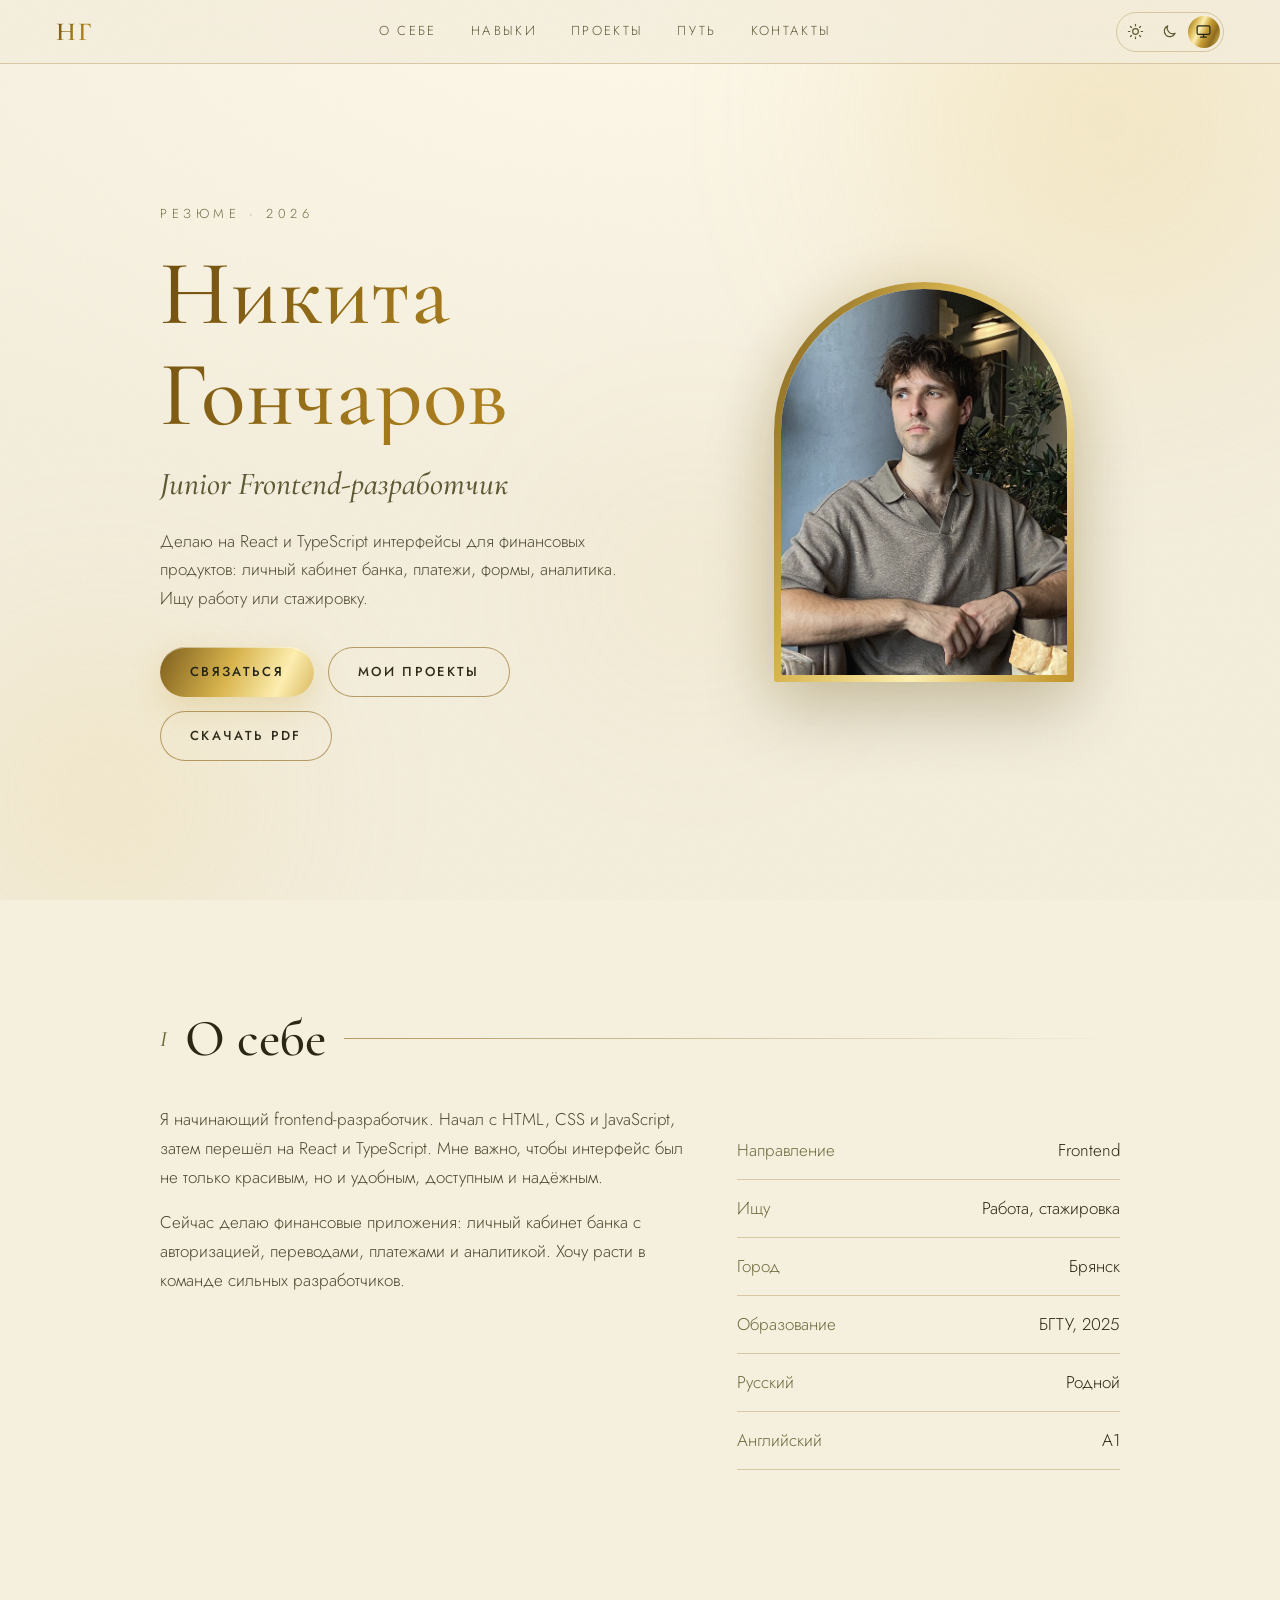
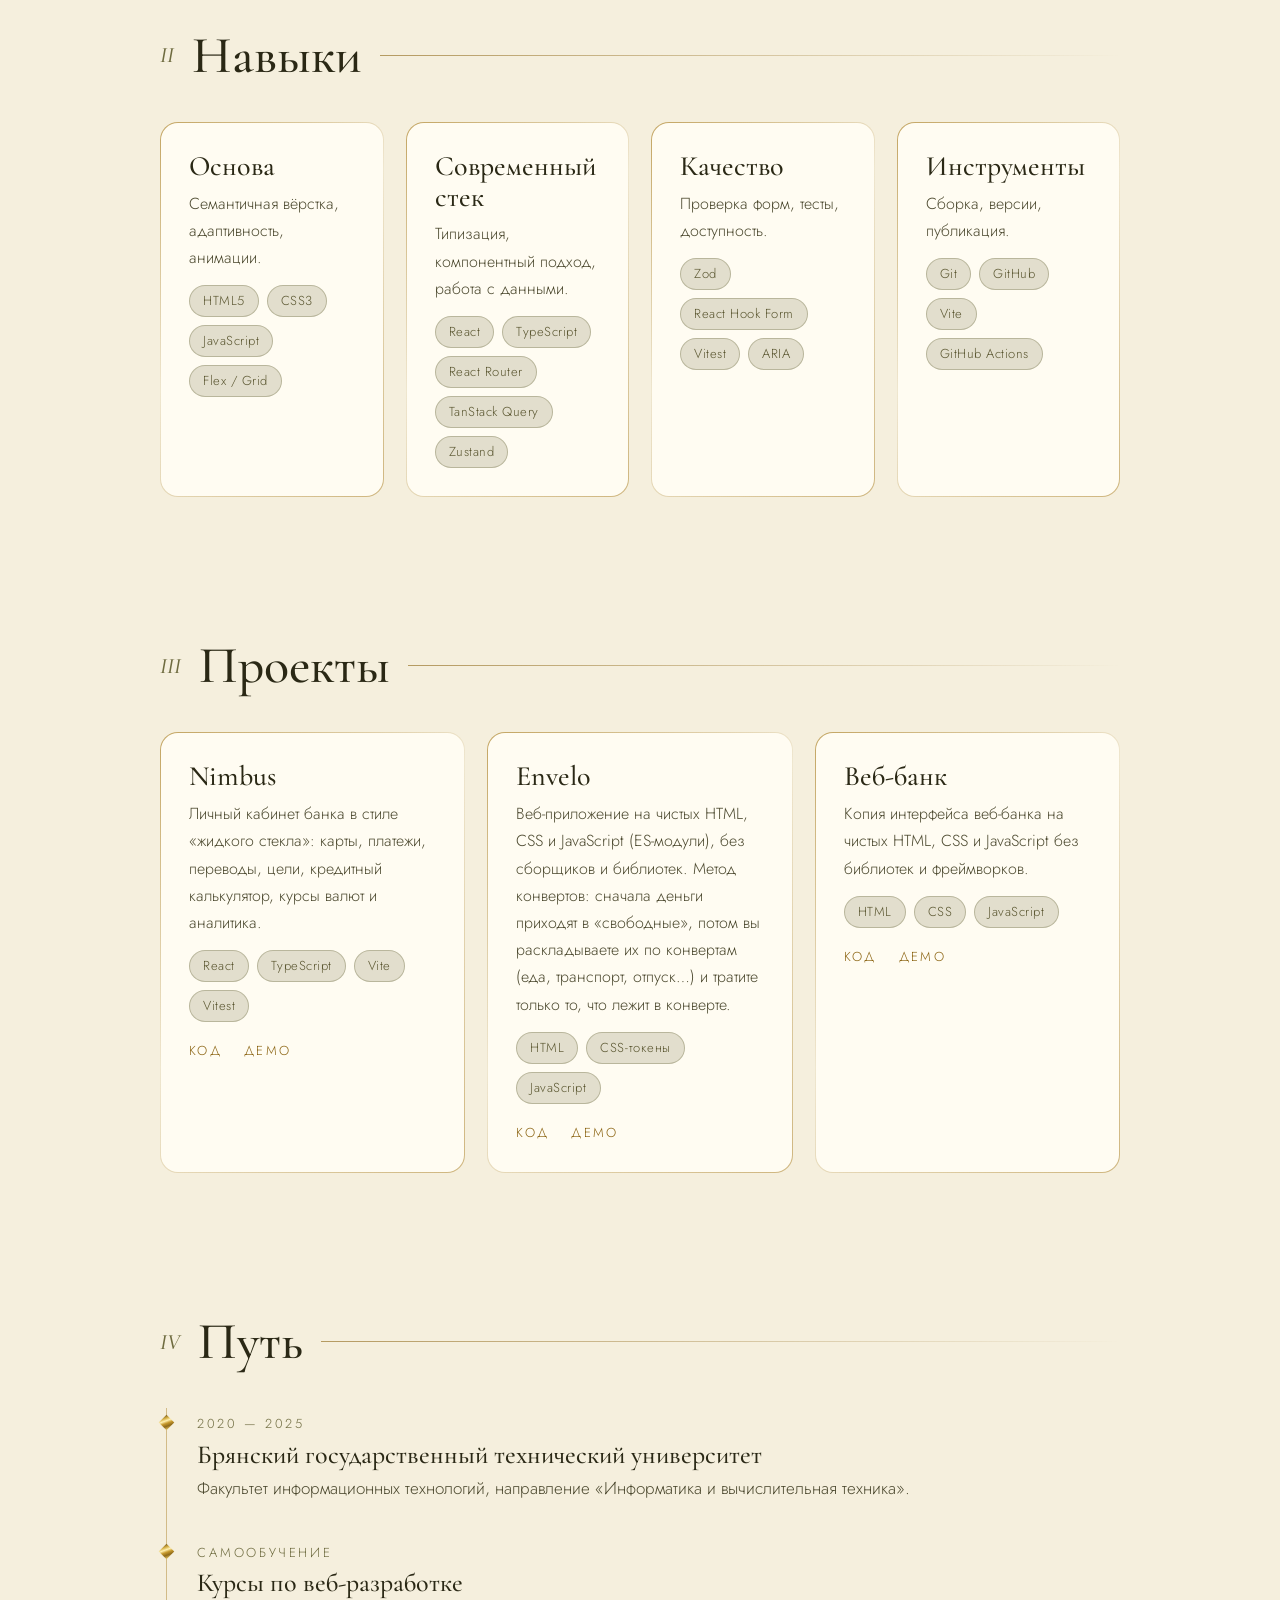
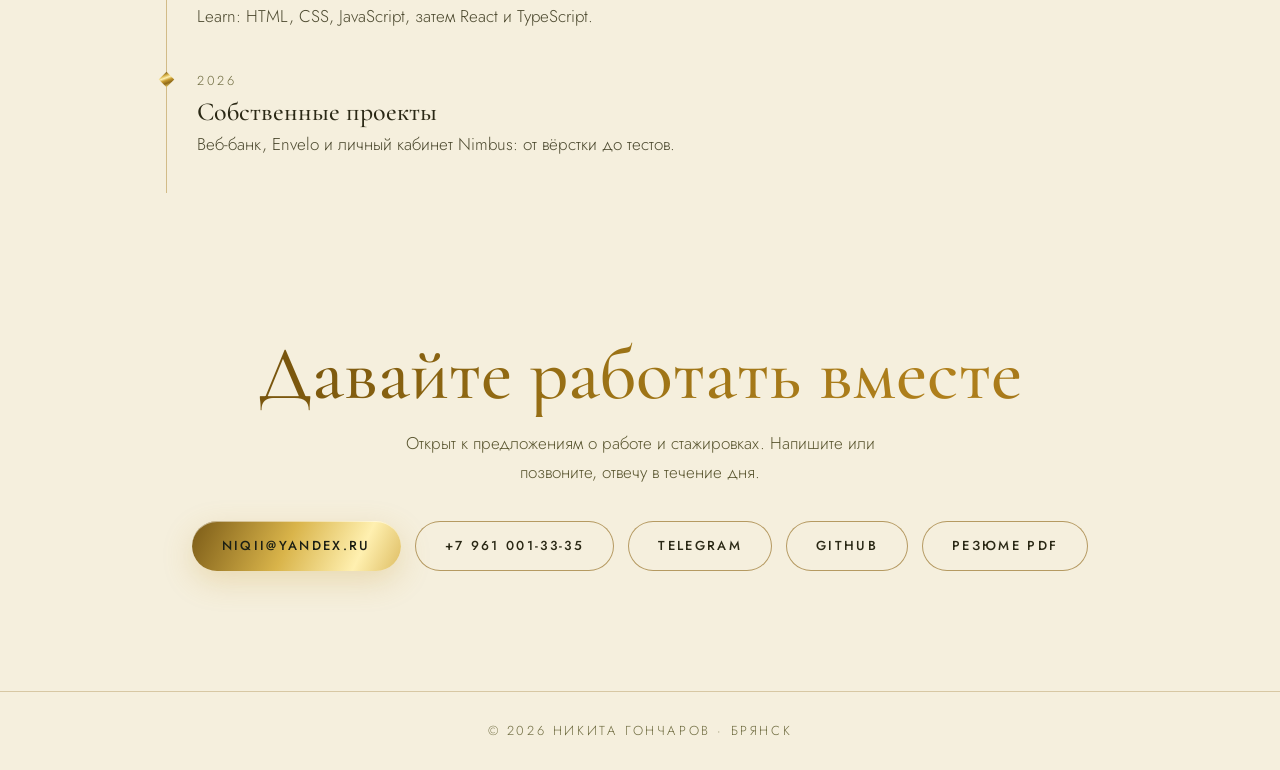
<file: index.html>
<!DOCTYPE html>
<html lang="ru">
<head>
  <meta charset="utf-8">
  <meta name="viewport" content="width=device-width, initial-scale=1">
  <title>Никита Гончаров — Junior Frontend-разработчик (React, TypeScript)</title>
  <meta name="description" content="Никита Гончаров, junior frontend-разработчик из Брянска. React, TypeScript, HTML, CSS. Проекты, навыки, образование, контакты. Ищу работу или стажировку.">
  <link rel="canonical" href="https://ananasikni.github.io/resume/">
  <meta name="theme-color" content="#1c1f14">

  <meta property="og:type" content="profile">
  <meta property="og:locale" content="ru_RU">
  <meta property="og:title" content="Никита Гончаров — Junior Frontend-разработчик">
  <meta property="og:description" content="React, TypeScript, чистая вёрстка. Личный кабинет банка и другие финансовые приложения. Ищу работу или стажировку.">
  <meta property="og:url" content="https://ananasikni.github.io/resume/">
  <meta property="og:image" content="https://ananasikni.github.io/resume/images/og.jpg">
  <meta name="twitter:card" content="summary_large_image">

  <script type="application/ld+json">
    {
      "@context": "https://schema.org",
      "@type": "Person",
      "name": "Никита Гончаров",
      "jobTitle": "Junior Frontend-разработчик",
      "url": "https://ananasikni.github.io/resume/",
      "image": "https://ananasikni.github.io/resume/images/photo.jpg",
      "email": "mailto:NiQii@yandex.ru",
      "telephone": "+79610013335",
      "address": { "@type": "PostalAddress", "addressLocality": "Брянск", "addressCountry": "RU" },
      "alumniOf": "Брянский государственный технический университет",
      "knowsAbout": ["React", "TypeScript", "JavaScript", "HTML", "CSS", "TanStack Query", "Zustand", "Vitest"],
      "sameAs": ["https://github.com/AnaNaSiKni", "https://t.me/ananasik_NG"]
    }
  </script>

  <script>
    // тема из localStorage, чтобы страница не мигала при загрузке
    try {
      var theme = localStorage.getItem('theme');
      if (theme === 'light' || theme === 'dark') document.documentElement.dataset.theme = theme;
    } catch (e) {}
  </script>

  <link rel="preconnect" href="https://fonts.googleapis.com">
  <link rel="preconnect" href="https://fonts.gstatic.com" crossorigin>
  <link href="https://fonts.googleapis.com/css2?family=Cormorant+Garamond:ital,wght@0,500;0,600;1,500&family=Jost:wght@300;400;500&display=swap" rel="stylesheet">

  <link rel="stylesheet" href="css/variables.css">
  <link rel="stylesheet" href="css/base.css">
  <link rel="stylesheet" href="css/background.css">
  <link rel="stylesheet" href="css/layout.css">
  <link rel="stylesheet" href="css/components.css">
  <link rel="stylesheet" href="css/animations.css">
  <link rel="stylesheet" href="css/responsive.css">
</head>

<body>
  <a class="skip-link" href="#main">Перейти к содержимому</a>

  <div class="liquid-bg" aria-hidden="true">
    <span class="liquid-bg__blob"></span>
    <span class="liquid-bg__blob"></span>
    <span class="liquid-bg__blob"></span>
  </div>

  <!-- ===== Навигация ===== -->
  <nav class="site-nav" aria-label="Основная навигация">
    <a class="site-nav__brand gold-text" href="#top" aria-label="Никита Гончаров, наверх">НГ</a>
    <ul class="site-nav__list">
      <li><a href="#about">О себе</a></li>
      <li><a href="#skills">Навыки</a></li>
      <li><a href="#projects">Проекты</a></li>
      <li><a href="#path">Путь</a></li>
      <li><a href="#contacts">Контакты</a></li>
    </ul>
    <div class="theme-switch" role="group" aria-label="Тема оформления">
      <button type="button" class="theme-switch__btn" data-theme-choice="light" aria-pressed="false" aria-label="Светлая тема" title="Светлая тема">
        <svg viewBox="0 0 24 24" aria-hidden="true"><circle cx="12" cy="12" r="4"/><path d="M12 2v2M12 20v2M4.9 4.9l1.4 1.4M17.7 17.7l1.4 1.4M2 12h2M20 12h2M4.9 19.1l1.4-1.4M17.7 6.3l1.4-1.4"/></svg>
      </button>
      <button type="button" class="theme-switch__btn" data-theme-choice="dark" aria-pressed="false" aria-label="Тёмная тема" title="Тёмная тема">
        <svg viewBox="0 0 24 24" aria-hidden="true"><path d="M20 14.5A8 8 0 0 1 9.5 4a8 8 0 1 0 10.5 10.5z"/></svg>
      </button>
      <button type="button" class="theme-switch__btn" data-theme-choice="system" aria-pressed="false" aria-label="Как в системе" title="Как в системе">
        <svg viewBox="0 0 24 24" aria-hidden="true"><rect x="3" y="4" width="18" height="12" rx="2"/><path d="M8 20h8M12 16v4"/></svg>
      </button>
    </div>
  </nav>

  <!-- ===== Главный экран ===== -->
  <header class="hero" id="top">
    <div class="page hero__inner">
      <div class="hero__content">
        <p class="hero__eyebrow">Резюме · 2026</p>
        <h1 class="hero__title gold-text">Никита<br>Гончаров</h1>
        <p class="hero__role">Junior Frontend-разработчик</p>
        <p class="hero__lead">
          Делаю на React и TypeScript интерфейсы для финансовых продуктов:
          личный кабинет банка, платежи, формы, аналитика. Ищу работу или стажировку.
        </p>
        <div class="hero__actions">
          <a class="btn btn--solid" href="#contacts">Связаться</a>
          <a class="btn btn--outline" href="#projects">Мои проекты</a>
          <a class="btn btn--outline" href="cv/Nikita-Goncharov-CV.pdf" download>Скачать PDF</a>
        </div>
      </div>

      <!-- Фото -->
      <figure class="portrait">
        <div class="portrait__inner">
          <span class="portrait__initials gold-text" aria-hidden="true">НГ</span>
          <img class="portrait__photo" src="images/photo.jpg" alt="Никита Гончаров">
        </div>
      </figure>
    </div>
  </header>

  <main class="page" id="main">

    <!-- ===== О себе ===== -->
    <section class="section reveal" id="about" aria-labelledby="about-title">
      <header class="section__header">
        <span class="section__number" aria-hidden="true">I</span>
        <h2 class="section__title" id="about-title">О себе</h2>
      </header>

      <div class="about">
        <div class="about__text">
          <p>
            Я начинающий frontend-разработчик. Начал с HTML, CSS и JavaScript,
            затем перешёл на React и TypeScript. Мне важно, чтобы интерфейс был
            не только красивым, но и удобным, доступным и надёжным.
          </p>
          <p>
            Сейчас делаю финансовые приложения: личный кабинет банка с авторизацией,
            переводами, платежами и аналитикой. Хочу расти в команде сильных разработчиков.
          </p>
        </div>

        <dl class="facts">
          <div class="facts__row"><dt>Направление</dt><dd>Frontend</dd></div>
          <div class="facts__row"><dt>Ищу</dt><dd>Работа, стажировка</dd></div>
          <div class="facts__row"><dt>Город</dt><dd>Брянск</dd></div>
          <div class="facts__row"><dt>Образование</dt><dd>БГТУ, 2025</dd></div>
          <div class="facts__row"><dt>Русский</dt><dd>Родной</dd></div>
          <div class="facts__row"><dt>Английский</dt><dd>A1</dd></div>
        </dl>
      </div>
    </section>

    <!-- ===== Навыки ===== -->
    <section class="section reveal" id="skills" aria-labelledby="skills-title">
      <header class="section__header">
        <span class="section__number" aria-hidden="true">II</span>
        <h2 class="section__title" id="skills-title">Навыки</h2>
      </header>

      <ul class="card-grid card-grid--four">
        <li>
          <article class="card">
            <h3 class="card__title">Основа</h3>
            <p class="card__text">Семантичная вёрстка, адаптивность, анимации.</p>
            <ul class="tag-list">
              <li class="tag-list__item">HTML5</li>
              <li class="tag-list__item">CSS3</li>
              <li class="tag-list__item">JavaScript</li>
              <li class="tag-list__item">Flex / Grid</li>
            </ul>
          </article>
        </li>
        <li>
          <article class="card">
            <h3 class="card__title">Современный стек</h3>
            <p class="card__text">Типизация, компонентный подход, работа с данными.</p>
            <ul class="tag-list">
              <li class="tag-list__item">React</li>
              <li class="tag-list__item">TypeScript</li>
              <li class="tag-list__item">React Router</li>
              <li class="tag-list__item">TanStack Query</li>
              <li class="tag-list__item">Zustand</li>
            </ul>
          </article>
        </li>
        <li>
          <article class="card">
            <h3 class="card__title">Качество</h3>
            <p class="card__text">Проверка форм, тесты, доступность.</p>
            <ul class="tag-list">
              <li class="tag-list__item">Zod</li>
              <li class="tag-list__item">React Hook Form</li>
              <li class="tag-list__item">Vitest</li>
              <li class="tag-list__item">ARIA</li>
            </ul>
          </article>
        </li>
        <li>
          <article class="card">
            <h3 class="card__title">Инструменты</h3>
            <p class="card__text">Сборка, версии, публикация.</p>
            <ul class="tag-list">
              <li class="tag-list__item">Git</li>
              <li class="tag-list__item">GitHub</li>
              <li class="tag-list__item">Vite</li>
              <li class="tag-list__item">GitHub Actions</li>
            </ul>
          </article>
        </li>
      </ul>
    </section>

    <!-- ===== Проекты ===== -->
    <section class="section reveal" id="projects" aria-labelledby="projects-title">
      <header class="section__header">
        <span class="section__number" aria-hidden="true">III</span>
        <h2 class="section__title" id="projects-title">Проекты</h2>
      </header>

      <ul class="card-grid">
        <li>
          <article class="card">
            <h3 class="card__title">Nimbus</h3>
            <p class="card__text">
              Личный кабинет банка в стиле «жидкого стекла»: карты, платежи, переводы,
              цели, кредитный калькулятор, курсы валют и аналитика.
            </p>
            <ul class="tag-list">
              <li class="tag-list__item">React</li>
              <li class="tag-list__item">TypeScript</li>
              <li class="tag-list__item">Vite</li>
              <li class="tag-list__item">Vitest</li>
            </ul>
            <div class="card__links">
              <a class="card__link" href="https://github.com/AnaNaSiKni/Nimbus">Код</a>
              <a class="card__link" href="https://ananasikni.github.io/Nimbus/#/login">Демо</a>
            </div>
          </article>
        </li>
        <li>
          <article class="card">
            <h3 class="card__title">Envelo</h3>
            <p class="card__text">
              Веб-приложение на чистых HTML, CSS и JavaScript (ES-модули), без сборщиков и библиотек.
              Метод конвертов: сначала деньги приходят в «свободные», потом вы раскладываете их по конвертам (еда, транспорт, отпуск…) и тратите только то, что лежит в конверте.
            </p>
            <ul class="tag-list">
              <li class="tag-list__item">HTML</li>
              <li class="tag-list__item">CSS-токены</li>
              <li class="tag-list__item">JavaScript</li>
            </ul>
            <div class="card__links">
              <a class="card__link" href="https://github.com/AnaNaSiKni/envelo">Код</a>
              <a class="card__link" href="https://ananasikni.github.io/envelo">Демо</a>
            </div>
          </article>
        </li>
        <li>
          <article class="card">
            <h3 class="card__title">Веб-банк</h3>
            <p class="card__text">
              Копия интерфейса веб-банка на чистых HTML, CSS и JavaScript
              без библиотек и фреймворков.
            </p>
            <ul class="tag-list">
              <li class="tag-list__item">HTML</li>
              <li class="tag-list__item">CSS</li>
              <li class="tag-list__item">JavaScript</li>
            </ul>
            <div class="card__links">
              <a class="card__link" href="https://github.com/AnaNaSiKni/n-bank">Код</a>
              <a class="card__link" href="https://ananasikni.github.io/n-bank/">Демо</a>
            </div>
          </article>
        </li>
      </ul>
    </section>

    <!-- ===== Образование и путь ===== -->
    <section class="section reveal" id="path" aria-labelledby="path-title">
      <header class="section__header">
        <span class="section__number" aria-hidden="true">IV</span>
        <h2 class="section__title" id="path-title">Путь</h2>
      </header>

      <ol class="timeline">
        <li class="timeline__item">
          <span class="timeline__date">2020 — 2025</span>
          <h3 class="timeline__title">Брянский государственный технический университет</h3>
          <p class="timeline__text">Факультет информационных технологий, направление «Информатика и вычислительная техника».</p>
        </li>
        <li class="timeline__item">
          <span class="timeline__date">Самообучение</span>
          <h3 class="timeline__title">Курсы по веб-разработке</h3>
          <p class="timeline__text">Learn: HTML, CSS, JavaScript, затем React и TypeScript.</p>
        </li>
        <li class="timeline__item">
          <time class="timeline__date" datetime="2026">2026</time>
          <h3 class="timeline__title">Собственные проекты</h3>
          <p class="timeline__text">Веб-банк, Envelo и личный кабинет Nimbus: от вёрстки до тестов.</p>
        </li>
      </ol>
    </section>

    <!-- ===== Контакты ===== -->
    <section class="section contacts reveal" id="contacts" aria-labelledby="contacts-title">
      <h2 class="contacts__title gold-text" id="contacts-title">Давайте работать вместе</h2>
      <p class="contacts__text">
        Открыт к предложениям о работе и стажировках. Напишите или позвоните, отвечу в течение дня.
      </p>

      <address class="contacts__list">
        <a class="btn btn--solid" href="mailto:NiQii@yandex.ru">NiQii@yandex.ru</a>
        <a class="btn btn--outline" href="tel:+79610013335">+7 961 001-33-35</a>
        <a class="btn btn--outline" href="https://t.me/ananasik_NG" target="_blank" rel="noopener">Telegram</a>
        <a class="btn btn--outline" href="https://github.com/AnaNaSiKni" target="_blank" rel="noopener">GitHub</a>
        <a class="btn btn--outline" href="cv/Nikita-Goncharov-CV.pdf" download>Резюме PDF</a>
      </address>
    </section>
  </main>

  <footer class="site-footer">
    <p>© 2026 Никита Гончаров · Брянск</p>
  </footer>

  <script src="js/theme.js"></script>
  <script src="js/main.js"></script>
</body>
</html>
</file>
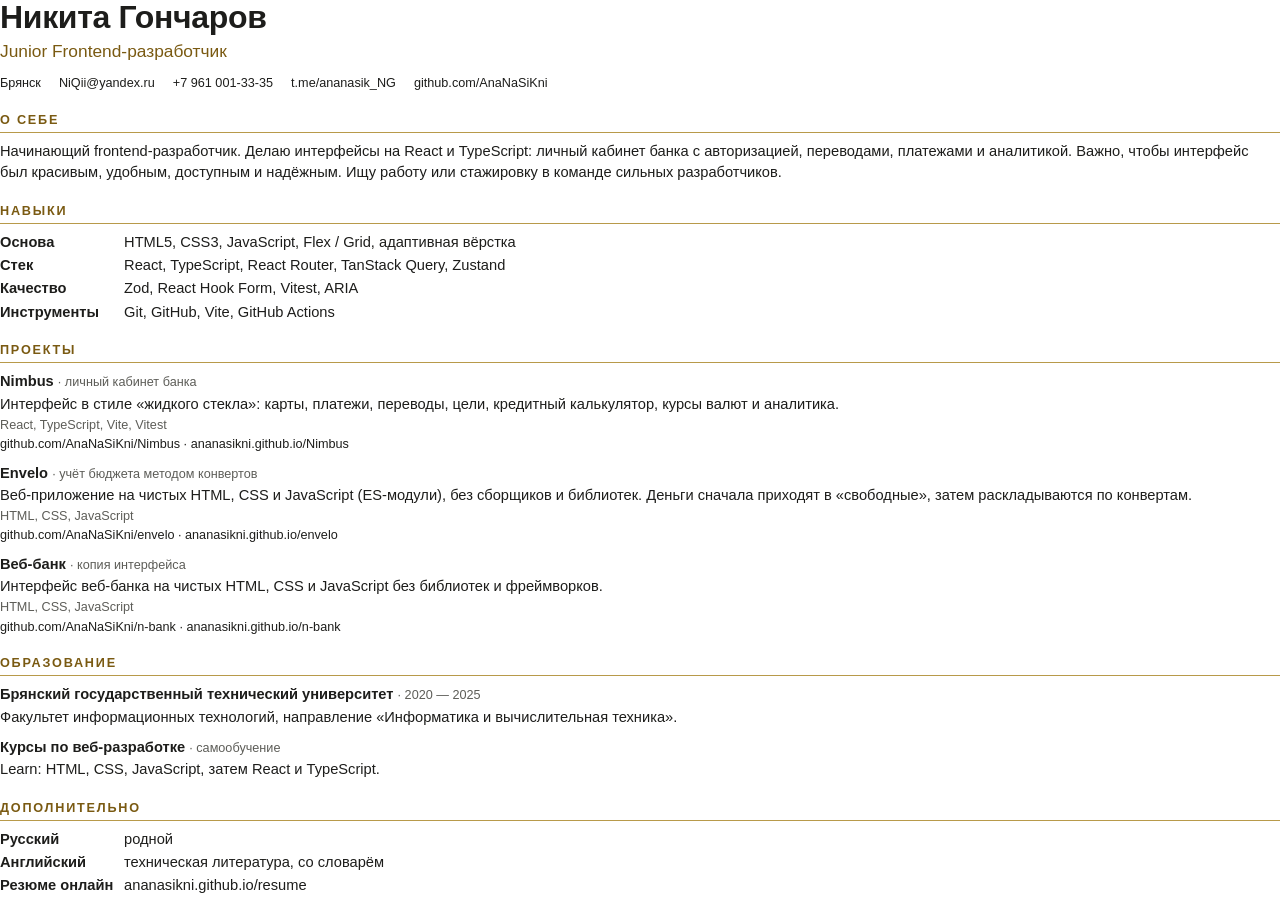
<file: cv/cv.html>
<!DOCTYPE html>
<html lang="ru">
<head>
  <meta charset="utf-8">
  <title>Никита Гончаров — Junior Frontend-разработчик</title>
  <style>
    @page { size: A4; margin: 16mm 17mm; }

    * { box-sizing: border-box; }

    body {
      margin: 0;
      color: #1d1d1b;
      font: 11pt/1.45 Carlito, Calibri, "Segoe UI", Arial, sans-serif;
    }

    h1, h2, h3, p, ul { margin: 0; }
    ul { padding: 0; list-style: none; }
    a { color: inherit; text-decoration: none; }

    h1 { font-size: 24pt; line-height: 1.1; letter-spacing: -0.01em; }
    .role { margin-top: 4px; color: #7a5a12; font-size: 13pt; font-weight: 500; }

    .contacts {
      display: flex;
      flex-wrap: wrap;
      gap: 2px 18px;
      margin-top: 10px;
      font-size: 9.5pt;
    }

    h2 {
      margin: 18px 0 8px;
      padding-bottom: 3px;
      border-bottom: 1px solid #b89a4a;
      color: #7a5a12;
      font-size: 9.5pt;
      letter-spacing: 0.14em;
      text-transform: uppercase;
    }

    .skills li { margin-bottom: 2px; }
    .skills b { display: inline-block; min-width: 120px; font-weight: 600; }

    .item { margin-bottom: 9px; break-inside: avoid; }
    .item h3 { font-size: 11pt; }
    .item h3 span { color: #5d5d58; font-size: 9.5pt; font-weight: 400; }
    .item p { margin-top: 1px; }
    .item .stack { color: #5d5d58; font-size: 9.5pt; }
    .item .links { margin-top: 1px; font-size: 9.5pt; }

    .facts li { margin-bottom: 2px; }
    .facts b { display: inline-block; min-width: 120px; font-weight: 600; }
  </style>
</head>
<body>
  <header>
    <h1>Никита Гончаров</h1>
    <p class="role">Junior Frontend-разработчик</p>
    <p class="contacts">
      <span>Брянск</span>
      <a href="mailto:NiQii@yandex.ru">NiQii@yandex.ru</a>
      <a href="tel:+79610013335">+7 961 001-33-35</a>
      <a href="https://t.me/ananasik_NG">t.me/ananasik_NG</a>
      <a href="https://github.com/AnaNaSiKni">github.com/AnaNaSiKni</a>
    </p>
  </header>

  <section>
    <h2>О себе</h2>
    <p>
      Начинающий frontend-разработчик. Делаю интерфейсы на React и TypeScript:
      личный кабинет банка с авторизацией, переводами, платежами и аналитикой.
      Важно, чтобы интерфейс был красивым, удобным, доступным и надёжным.
      Ищу работу или стажировку в команде сильных разработчиков.
    </p>
  </section>

  <section>
    <h2>Навыки</h2>
    <ul class="skills">
      <li><b>Основа</b> HTML5, CSS3, JavaScript, Flex / Grid, адаптивная вёрстка</li>
      <li><b>Стек</b> React, TypeScript, React Router, TanStack Query, Zustand</li>
      <li><b>Качество</b> Zod, React Hook Form, Vitest, ARIA</li>
      <li><b>Инструменты</b> Git, GitHub, Vite, GitHub Actions</li>
    </ul>
  </section>

  <section>
    <h2>Проекты</h2>

    <div class="item">
      <h3>Nimbus <span>· личный кабинет банка</span></h3>
      <p>
        Интерфейс в стиле «жидкого стекла»: карты, платежи, переводы, цели,
        кредитный калькулятор, курсы валют и аналитика.
      </p>
      <p class="stack">React, TypeScript, Vite, Vitest</p>
      <p class="links">
        <a href="https://github.com/AnaNaSiKni/Nimbus">github.com/AnaNaSiKni/Nimbus</a> ·
        <a href="https://ananasikni.github.io/Nimbus/#/login">ananasikni.github.io/Nimbus</a>
      </p>
    </div>

    <div class="item">
      <h3>Envelo <span>· учёт бюджета методом конвертов</span></h3>
      <p>
        Веб-приложение на чистых HTML, CSS и JavaScript (ES-модули), без сборщиков и библиотек.
        Деньги сначала приходят в «свободные», затем раскладываются по конвертам.
      </p>
      <p class="stack">HTML, CSS, JavaScript</p>
      <p class="links">
        <a href="https://github.com/AnaNaSiKni/envelo">github.com/AnaNaSiKni/envelo</a> ·
        <a href="https://ananasikni.github.io/envelo">ananasikni.github.io/envelo</a>
      </p>
    </div>

    <div class="item">
      <h3>Веб-банк <span>· копия интерфейса</span></h3>
      <p>Интерфейс веб-банка на чистых HTML, CSS и JavaScript без библиотек и фреймворков.</p>
      <p class="stack">HTML, CSS, JavaScript</p>
      <p class="links">
        <a href="https://github.com/AnaNaSiKni/n-bank">github.com/AnaNaSiKni/n-bank</a> ·
        <a href="https://ananasikni.github.io/n-bank/">ananasikni.github.io/n-bank</a>
      </p>
    </div>
  </section>

  <section>
    <h2>Образование</h2>
    <div class="item">
      <h3>Брянский государственный технический университет <span>· 2020 — 2025</span></h3>
      <p>Факультет информационных технологий, направление «Информатика и вычислительная техника».</p>
    </div>
    <div class="item">
      <h3>Курсы по веб-разработке <span>· самообучение</span></h3>
      <p>Learn: HTML, CSS, JavaScript, затем React и TypeScript.</p>
    </div>
  </section>

  <section>
    <h2>Дополнительно</h2>
    <ul class="facts">
      <li><b>Русский</b> родной</li>
      <li><b>Английский</b> техническая литература, со словарём</li>
      <li><b>Резюме онлайн</b> <a href="https://ananasikni.github.io/resume/">ananasikni.github.io/resume</a></li>
    </ul>
  </section>
</body>
</html>
</file>
<file: css/variables.css>
/* Все цвета, шрифты и размеры сайта в одном месте.
   Тема: без data-theme на <html> берётся из системы, light и dark включают вручную.
   Тёмные цвета записаны два раза (авто и ручной выбор), при правке меняйте оба блока. */

/* ---------- Общие значения (не зависят от темы) ---------- */
:root {
  --color-gold: #e3bd55;
  --color-on-gold: #1c1f14;

  /* Золотой градиент: кнопки, рамка фото, ромбы таймлайна */
  --gradient-gold: linear-gradient(
    115deg,
    #7b5b17 0%, #d9b44a 22%, #fff0b0 38%, #c79a2e 55%, #8f6a1a 75%, #e8c968 100%
  );

  /* Шрифты */
  --font-serif: "Cormorant Garamond", Georgia, "Times New Roman", serif;
  --font-sans: "Jost", system-ui, -apple-system, "Segoe UI", sans-serif;

  /* Размеры */
  --page-width: 1040px;
  --page-padding: clamp(18px, 5vw, 40px);
  --nav-height: 64px;
  --radius-card: 18px;
  --radius-pill: 999px;
}

/* ---------- Светлая тема (по умолчанию) ---------- */
:root {
  color-scheme: light dark;

  --color-bg: #f5efdd;
  --color-bg-glow: #fffaea;
  --color-surface: #fffcf2;
  --color-surface-light: #efe7cc;
  --color-khaki: #6e6b3f;
  --color-sand: #5a5630;
  --color-text: #2a2815;
  --color-text-soft: #4d4a30;

  --color-accent: #8a620f;
  --color-gold-bright: #6b4a08;
  --color-link-hover: #5a3d04;
  --color-gold-line: rgba(138, 98, 15, 0.28);
  --color-gold-border: rgba(138, 98, 15, 0.6);

  --gold-rgb: 168, 124, 31;
  --khaki-rgb: 110, 107, 63;
  --nav-bg: rgba(245, 239, 221, 0.78);
  --shadow-portrait: rgba(70, 55, 10, 0.22);
  --shadow-card: rgba(70, 55, 10, 0.18);

  /* Для текста: темнее, чтобы читалось на светлом фоне */
  --gradient-gold-text: linear-gradient(
    115deg,
    #6b4a0a 0%, #9c7316 22%, #b0801c 38%, #7d5810 55%, #5c4008 75%, #a67c1f 100%
  );
}

/* ---------- Тёмная тема: авто ---------- */
@media (prefers-color-scheme: dark) {
  :root:not([data-theme="light"]) {
    --color-bg: #1c1f14;
    --color-bg-glow: #2c3120;
    --color-surface: #262a1b;
    --color-surface-light: #353a25;
    --color-khaki: #8d8a5a;
    --color-sand: #d8cfae;
    --color-text: #f2ebd8;
    --color-text-soft: #cfc7ab;

    --color-accent: #e3bd55;
    --color-gold-bright: #f3d57a;
    --color-link-hover: #fff0b0;
    --color-gold-line: rgba(217, 180, 74, 0.25);
    --color-gold-border: rgba(217, 180, 74, 0.6);

    --gold-rgb: 217, 180, 74;
    --khaki-rgb: 141, 138, 90;
    --nav-bg: rgba(28, 31, 20, 0.72);
    --shadow-portrait: rgba(0, 0, 0, 0.5);
    --shadow-card: rgba(0, 0, 0, 0.4);

    --gradient-gold-text: var(--gradient-gold);
  }
}

/* ---------- Тёмная тема: вручную ---------- */
:root[data-theme="dark"] {
  color-scheme: dark;

  --color-bg: #1c1f14;
  --color-bg-glow: #2c3120;
  --color-surface: #262a1b;
  --color-surface-light: #353a25;
  --color-khaki: #8d8a5a;
  --color-sand: #d8cfae;
  --color-text: #f2ebd8;
  --color-text-soft: #cfc7ab;

  --color-accent: #e3bd55;
  --color-gold-bright: #f3d57a;
  --color-link-hover: #fff0b0;
  --color-gold-line: rgba(217, 180, 74, 0.25);
  --color-gold-border: rgba(217, 180, 74, 0.6);

  --gold-rgb: 217, 180, 74;
  --khaki-rgb: 141, 138, 90;
  --nav-bg: rgba(28, 31, 20, 0.72);
  --shadow-portrait: rgba(0, 0, 0, 0.5);
  --shadow-card: rgba(0, 0, 0, 0.4);

  --gradient-gold-text: var(--gradient-gold);
}

/* ---------- Светлая тема: вручную ---------- */
:root[data-theme="light"] {
  color-scheme: light;
}
</file>
<file: css/base.css>
/* Сброс и базовые стили */
* {
  box-sizing: border-box;
}

html {
  scroll-behavior: smooth;
  scroll-padding-top: var(--nav-height);
}

body {
  margin: 0;
  overflow-x: hidden;
  background: var(--color-bg);
  color: var(--color-text);
  font: 300 17px/1.7 var(--font-sans);
}

/* Лёгкая зернистая текстура поверх сайта, как у плотной бумаги */
body::after {
  content: "";
  position: fixed;
  inset: 0;
  z-index: 50;
  opacity: 0.07;
  pointer-events: none;
  background-image: url("data:image/svg+xml;utf8,<svg xmlns='http://www.w3.org/2000/svg' width='160' height='160'><filter id='n'><feTurbulence type='fractalNoise' baseFrequency='.8' numOctaves='2'/></filter><rect width='100%' height='100%' filter='url(%23n)'/></svg>");
}

h1,
h2,
h3 {
  margin: 0;
  font-family: var(--font-serif);
  font-weight: 500;
  line-height: 1.1;
}

p {
  margin: 0;
}

ul,
ol {
  margin: 0;
  padding: 0;
  list-style: none;
}

a {
  color: inherit;
  text-decoration: none;
}

:focus-visible {
  outline: 2px solid var(--color-accent);
  outline-offset: 3px;
}

/* Золотой текст с бегущим бликом */
.gold-text {
  background: var(--gradient-gold-text);
  background-size: 220% 100%;
  -webkit-background-clip: text;
  background-clip: text;
  color: transparent;
  animation: shine 9s linear infinite;
}

/* Ссылка «Перейти к содержимому» для навигации с клавиатуры */
.skip-link {
  position: absolute;
  top: -60px;
  left: 16px;
  z-index: 100;
  padding: 10px 18px;
  border-radius: var(--radius-pill);
  background: var(--color-gold);
  color: var(--color-on-gold);
}

.skip-link:focus {
  top: 12px;
}
</file>
<file: css/background.css>
/* Фон: размытые золотые пятна, которые медленно плывут */
.liquid-bg {
  position: fixed;
  inset: 0;
  z-index: -1;
  overflow: hidden;
  background: radial-gradient(120% 80% at 50% 0%, var(--color-bg-glow), var(--color-bg) 70%);
}

.liquid-bg__blob {
  position: absolute;
  border-radius: 50%;
  background: radial-gradient(circle, var(--color-gold), transparent 65%);
  filter: blur(90px);
  opacity: 0.28;
  animation: drift 26s ease-in-out infinite alternate;
}

.liquid-bg__blob:nth-child(1) {
  top: -18vmax;
  right: -14vmax;
  width: 55vmax;
  height: 55vmax;
}

.liquid-bg__blob:nth-child(2) {
  bottom: -12vmax;
  left: -12vmax;
  width: 40vmax;
  height: 40vmax;
  opacity: 0.2;
  animation-delay: -9s;
}

.liquid-bg__blob:nth-child(3) {
  top: 45%;
  left: 40%;
  width: 28vmax;
  height: 28vmax;
  opacity: 0.12;
  animation-delay: -17s;
}
</file>
<file: css/layout.css>
/* Каркас страницы: навигация, главный экран, разделы, подвал */

.page {
  max-width: var(--page-width);
  margin: 0 auto;
  padding: 0 var(--page-padding);
}

/* ---------- Навигация ---------- */
.site-nav {
  position: fixed;
  top: 0;
  left: 0;
  right: 0;
  z-index: 20;
  display: flex;
  justify-content: space-between;
  align-items: center;
  min-height: var(--nav-height);
  padding: 0 clamp(18px, 5vw, 56px);
  background: var(--nav-bg);
  border-bottom: 1px solid var(--color-gold-line);
  backdrop-filter: blur(14px);
  -webkit-backdrop-filter: blur(14px);
}

.site-nav__brand {
  font: 600 26px/1 var(--font-serif);
  letter-spacing: 0.08em;
}

.site-nav__list {
  display: flex;
  gap: clamp(14px, 3vw, 34px);
  font-size: 13px;
  letter-spacing: 0.18em;
  text-transform: uppercase;
}

.site-nav__list a {
  color: var(--color-sand);
  transition: color 0.25s;
}

.site-nav__list a:hover {
  color: var(--color-gold-bright);
}

/* ---------- Главный экран ---------- */
.hero {
  display: flex;
  align-items: center;
  min-height: 100vh;
  padding-top: var(--nav-height);
}

.hero__inner {
  display: grid;
  grid-template-columns: 1.25fr 1fr;
  gap: clamp(30px, 6vw, 80px);
  align-items: center;
}

.hero__eyebrow {
  margin-bottom: 18px;
  color: var(--color-khaki);
  font-size: 13px;
  letter-spacing: 0.35em;
  text-transform: uppercase;
}

.hero__title {
  font-size: clamp(46px, 8vw, 92px);
  letter-spacing: 0.01em;
}

.hero__role {
  margin: 18px 0 22px;
  color: var(--color-sand);
  font: italic 500 clamp(22px, 3vw, 32px) / 1.3 var(--font-serif);
}

.hero__lead {
  max-width: 30em;
  color: var(--color-text-soft);
}

.hero__actions {
  display: flex;
  flex-wrap: wrap;
  gap: 14px;
  margin-top: 34px;
}

/* ---------- Разделы ---------- */
.section {
  padding: 110px 0 30px;
}

.section__header {
  display: flex;
  align-items: center;
  gap: 18px;
  margin-bottom: 38px;
}

.section__header::after {
  content: "";
  flex: 1;
  height: 1px;
  background: linear-gradient(90deg, var(--color-gold-border), transparent);
}

.section__number {
  color: var(--color-khaki);
  font: italic 500 22px var(--font-serif);
}

.section__title {
  font-size: clamp(34px, 5vw, 52px);
}

/* ---------- О себе ---------- */
.about {
  display: grid;
  grid-template-columns: 1.4fr 1fr;
  gap: 40px;
}

.about__text p {
  margin-bottom: 16px;
  color: var(--color-text-soft);
}

/* ---------- Сетка карточек ---------- */
.card-grid {
  display: grid;
  grid-template-columns: repeat(auto-fit, minmax(260px, 1fr));
  gap: 22px;
}

.card-grid--four {
  grid-template-columns: repeat(auto-fit, minmax(210px, 1fr));
}

/* ---------- Контакты ---------- */
.contacts {
  text-align: center;
}

.contacts__title {
  margin-bottom: 12px;
  font-size: clamp(40px, 7vw, 76px);
}

.contacts__text {
  max-width: 28em;
  margin: 0 auto 34px;
  color: var(--color-sand);
}

.contacts__list {
  display: flex;
  flex-wrap: wrap;
  justify-content: center;
  gap: 14px;
  font-style: normal;
}

/* ---------- Подвал ---------- */
.site-footer {
  margin-top: 90px;
  padding: 28px 0;
  border-top: 1px solid var(--color-gold-line);
  color: var(--color-khaki);
  font-size: 13px;
  letter-spacing: 0.2em;
  text-align: center;
  text-transform: uppercase;
}
</file>
<file: css/components.css>
/* Переиспользуемые блоки: кнопки, карточки, теги, фото, таймлайн */

/* ---------- Кнопки ---------- */
.btn {
  padding: 14px 30px;
  border-radius: var(--radius-pill);
  font-size: 13px;
  font-weight: 500;
  letter-spacing: 0.18em;
  text-transform: uppercase;
  transition: transform 0.25s, background-position 0.6s, box-shadow 0.3s;
}

.btn--solid {
  background: var(--gradient-gold);
  background-size: 220% 100%;
  color: var(--color-on-gold);
  box-shadow: 0 10px 30px rgba(199, 154, 46, 0.25), inset 0 1px 0 rgba(255, 255, 255, 0.5);
}

.btn--solid:hover {
  background-position: 100% 0;
  transform: translateY(-2px);
}

.btn--outline {
  color: var(--color-text);
  box-shadow: inset 0 0 0 1px var(--color-gold-border);
}

.btn--outline:hover {
  box-shadow: inset 0 0 0 1px var(--color-gold-bright);
  transform: translateY(-2px);
}

/* ---------- Фото в форме арки ---------- */
.portrait {
  justify-self: center;
  width: min(300px, 78vw);
  aspect-ratio: 3 / 4;
  margin: 0;
  padding: 7px;
  border-radius: 999px 999px 14px 14px;
  background: var(--gradient-gold);
  background-size: 220% 100%;
  box-shadow: 0 30px 70px var(--shadow-portrait), 0 0 60px rgba(var(--gold-rgb), 0.18);
  animation: shine 9s linear infinite;
}

.portrait__inner {
  position: relative;
  display: grid;
  place-items: center;
  width: 100%;
  height: 100%;
  overflow: hidden;
  border-radius: inherit;
  background: linear-gradient(160deg, var(--color-surface-light), var(--color-surface));
}

.portrait__initials {
  font: 500 clamp(64px, 12vw, 96px) / 1 var(--font-serif);
}

.portrait__photo {
  position: absolute;
  inset: 0;
  width: 100%;
  height: 100%;
  object-fit: cover;
}

/* ---------- Карточка с золотой рамкой ---------- */
.card {
  height: 100%;
  padding: 28px;
  border: 1px solid transparent;
  border-radius: var(--radius-card);
  background:
    linear-gradient(var(--color-surface), var(--color-surface)) padding-box,
    linear-gradient(135deg, rgba(var(--gold-rgb), 0.65), rgba(var(--gold-rgb), 0.07) 45%, rgba(var(--gold-rgb), 0.5)) border-box;
  transition: transform 0.35s, box-shadow 0.35s;
}

.card:hover {
  transform: translateY(-5px);
  box-shadow: 0 24px 50px var(--shadow-card), 0 0 40px rgba(var(--gold-rgb), 0.1);
}

.card__title {
  margin-bottom: 8px;
  font-size: 28px;
}

.card__text {
  margin-bottom: 14px;
  color: var(--color-text-soft);
  font-size: 16px;
}

.card__links {
  display: flex;
  gap: 22px;
  margin-top: 18px;
}

.card__link {
  color: var(--color-accent);
  font-size: 13px;
  letter-spacing: 0.18em;
  text-transform: uppercase;
  transition: color 0.25s;
}

.card__link:hover {
  color: var(--color-link-hover);
}

/* ---------- Теги ---------- */
.tag-list {
  display: flex;
  flex-wrap: wrap;
  gap: 8px;
}

.tag-list__item {
  padding: 4px 13px;
  border: 1px solid rgba(var(--khaki-rgb), 0.35);
  border-radius: var(--radius-pill);
  background: rgba(var(--khaki-rgb), 0.2);
  color: var(--color-sand);
  font-size: 13px;
  letter-spacing: 0.04em;
}

/* ---------- Список фактов (dl) ---------- */
.facts__row {
  display: flex;
  justify-content: space-between;
  gap: 16px;
  padding: 14px 0;
  border-bottom: 1px solid var(--color-gold-line);
}

.facts dt {
  color: var(--color-khaki);
}

.facts dd {
  margin: 0;
  text-align: right;
}

/* ---------- Таймлайн ---------- */
.timeline {
  margin-left: 6px;
  border-left: 1px solid rgba(var(--gold-rgb), 0.45);
}

.timeline__item {
  position: relative;
  padding: 0 0 34px 30px;
}

/* Золотой ромб на линии */
.timeline__item::before {
  content: "";
  position: absolute;
  top: 9px;
  left: -6px;
  width: 11px;
  height: 11px;
  background: var(--gradient-gold);
  transform: rotate(45deg);
}

.timeline__date {
  color: var(--color-khaki);
  font-size: 13px;
  letter-spacing: 0.2em;
  text-transform: uppercase;
}

.timeline__title {
  margin: 4px 0;
  font-size: 26px;
}

.timeline__text {
  color: var(--color-text-soft);
}

/* ---------- Переключатель темы ---------- */
.theme-switch {
  display: inline-flex;
  gap: 2px;
  padding: 3px;
  border: 1px solid var(--color-gold-line);
  border-radius: var(--radius-pill);
}

.theme-switch__btn {
  display: grid;
  place-items: center;
  width: 32px;
  height: 32px;
  padding: 0;
  border: 0;
  border-radius: 50%;
  background: none;
  color: var(--color-sand);
  cursor: pointer;
  transition: background 0.25s, color 0.25s;
}

.theme-switch__btn svg {
  width: 17px;
  height: 17px;
  fill: none;
  stroke: currentColor;
  stroke-width: 1.7;
  stroke-linecap: round;
  stroke-linejoin: round;
}

.theme-switch__btn:hover {
  color: var(--color-gold-bright);
}

.theme-switch__btn[aria-pressed="true"] {
  background: var(--gradient-gold);
  color: var(--color-on-gold);
}
</file>
<file: css/animations.css>
/* Анимации */

@keyframes shine {
  to { background-position: -220% 0; }
}

@keyframes drift {
  to { transform: translate(7vmax, 5vmax) scale(1.18); }
}

/* Появление блоков при прокрутке.
   Класс .js ставится скриптом, поэтому без JS всё остаётся видимым. */
.js .reveal {
  opacity: 0;
  transform: translateY(26px);
  transition: opacity 0.9s ease, transform 0.9s ease;
}

.js .reveal.is-visible {
  opacity: 1;
  transform: none;
}

/* Для тех, кто отключил анимации в системе */
@media (prefers-reduced-motion: reduce) {
  html {
    scroll-behavior: auto;
  }

  .gold-text,
  .portrait,
  .liquid-bg__blob {
    animation: none;
  }

  .js .reveal {
    opacity: 1;
    transform: none;
    transition: none;
  }
}
</file>
<file: css/responsive.css>
/* Адаптив для планшетов и телефонов */

@media (max-width: 820px) {
  .site-nav__list {
    display: none;
  }

  .hero__inner,
  .about {
    grid-template-columns: 1fr;
  }

  /* На телефоне фото показываем выше текста */
  .portrait {
    order: -1;
    width: min(230px, 60vw);
  }
}
</file>
